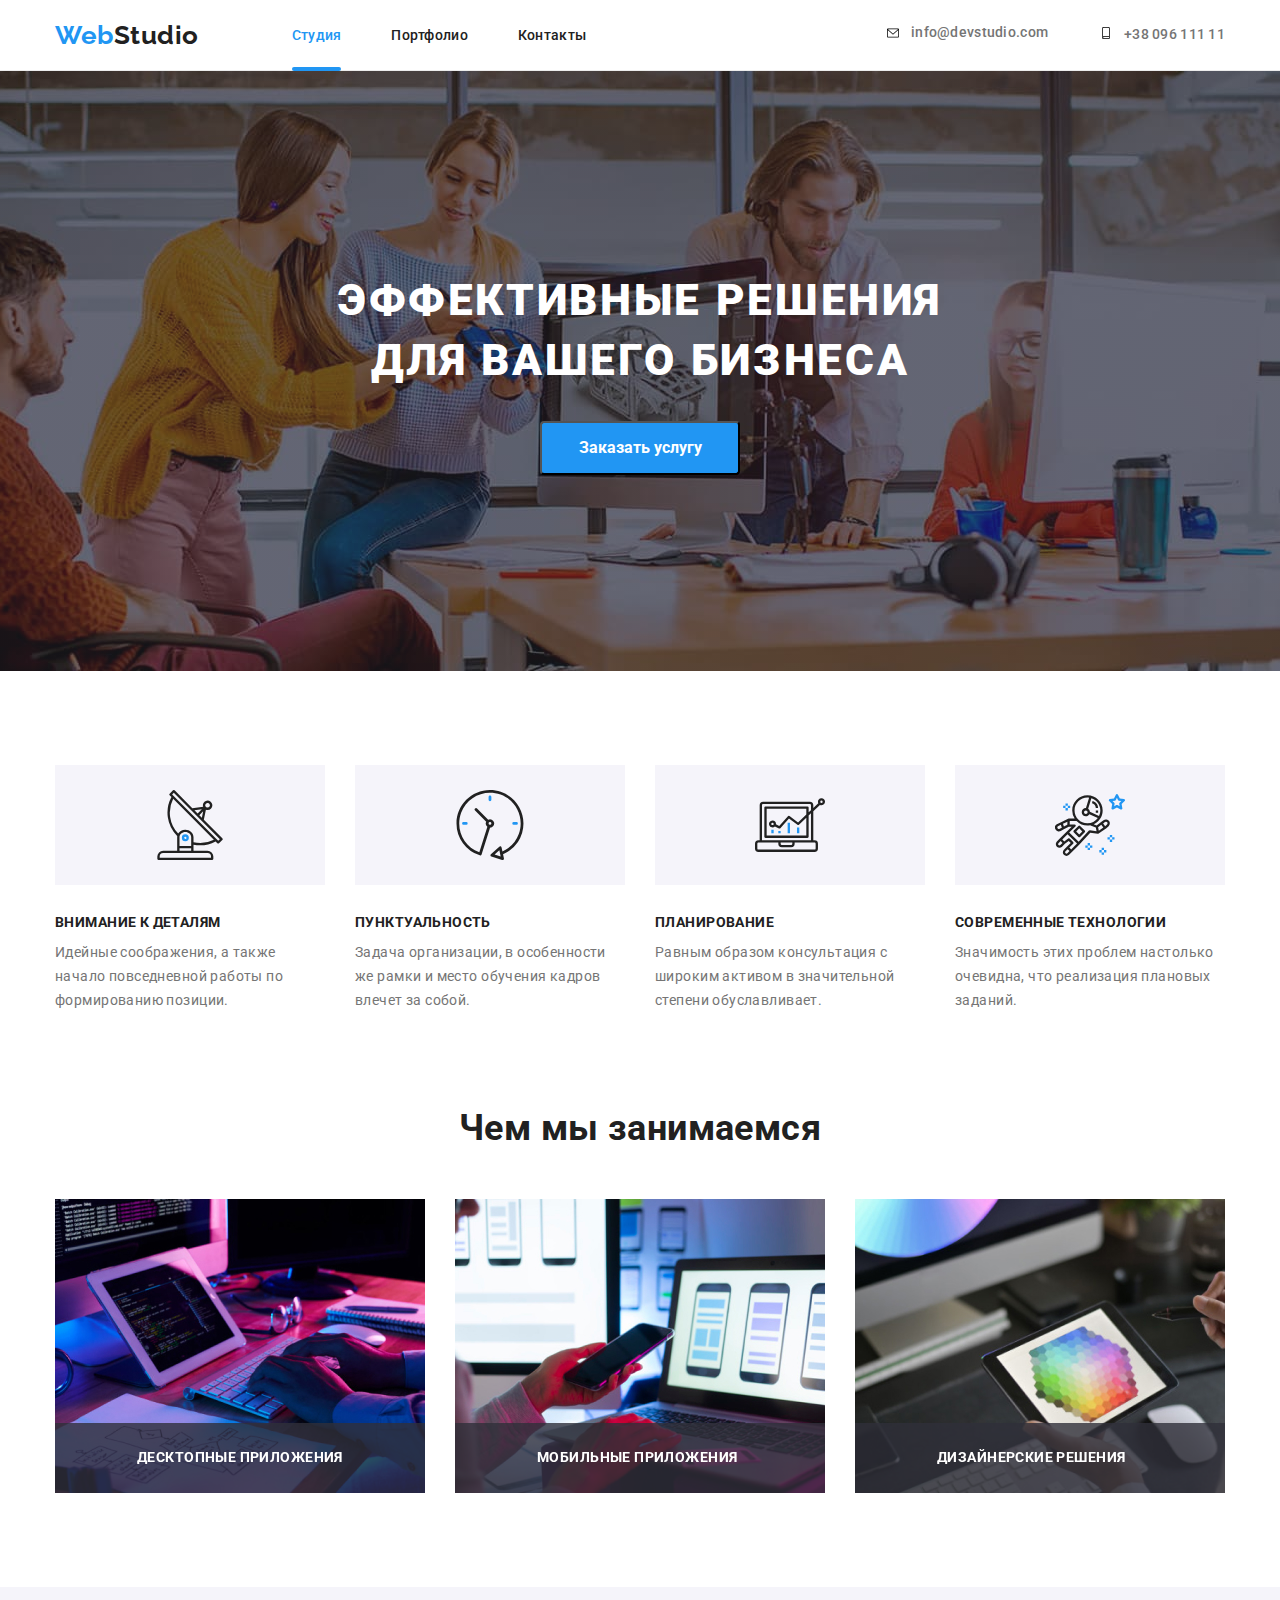
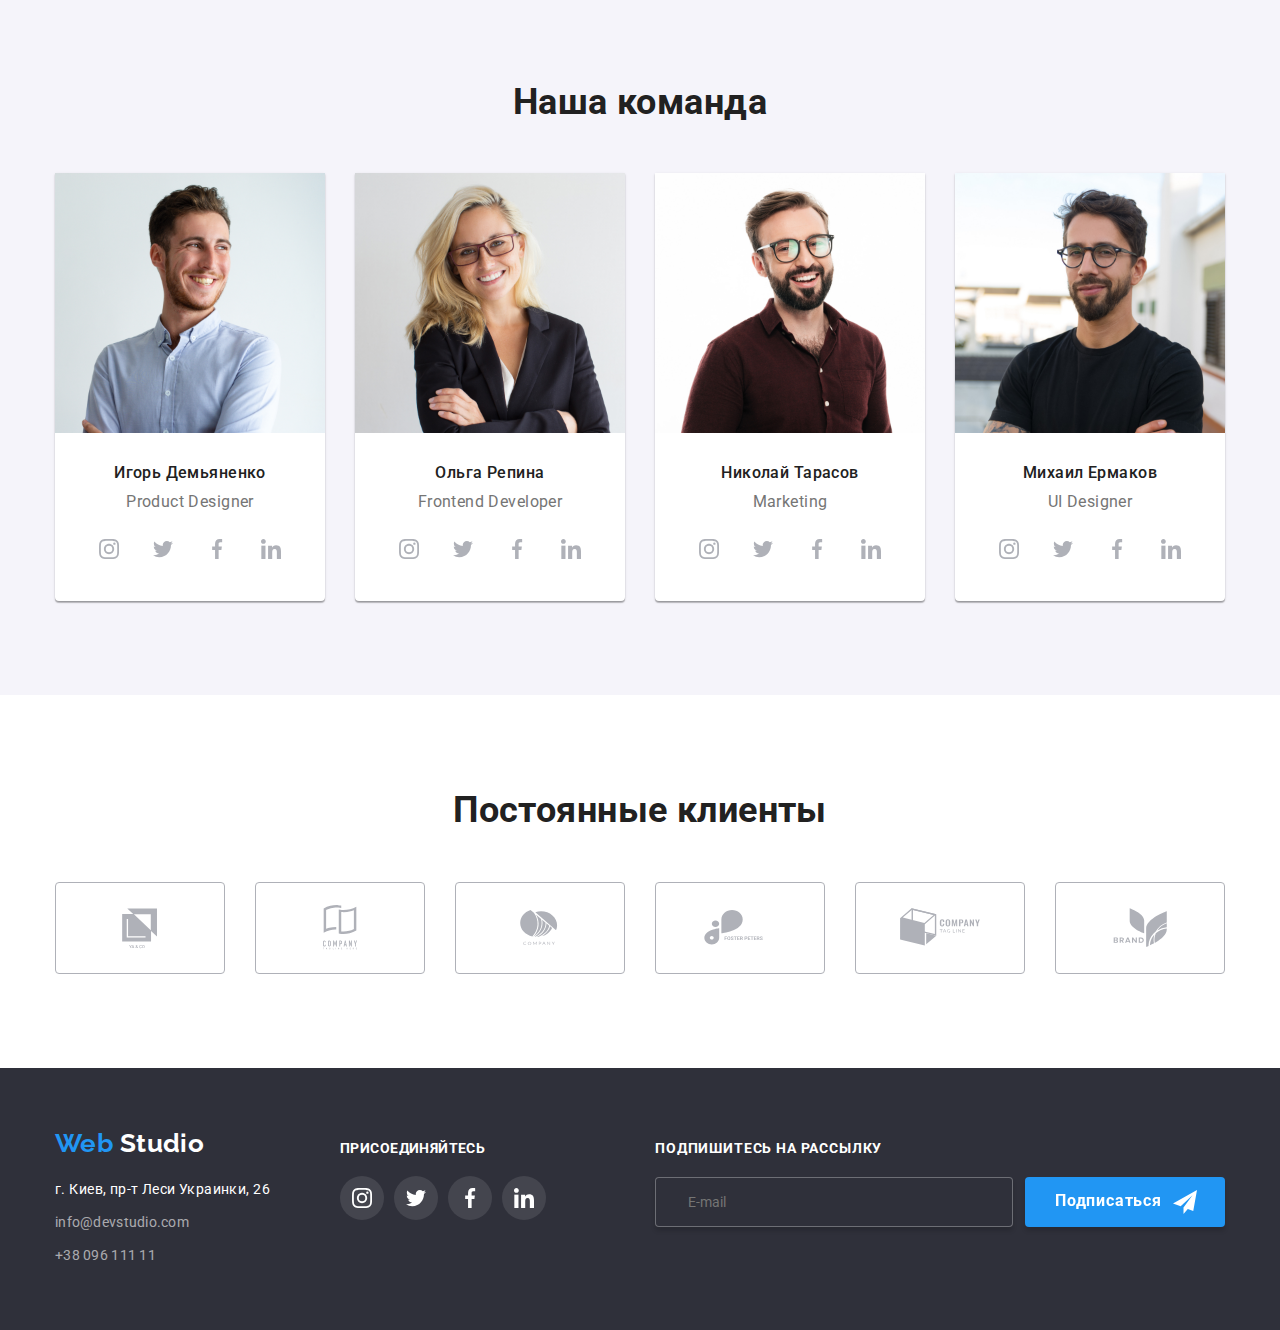
<file: index.html>
<!doctype html>
<html lang="ru">
<head>
    <meta charset="UTF-8">
    <meta http-equiv="X-UA-Compatible" content="IE=edge">
    <meta name="viewport" content="width=device-width, initial-scale=1.0">
    <title>WebStudio</title>
    <link rel="preconnect" href="https://fonts.googleapis.com">
    <link rel="preconnect" href="https://fonts.gstatic.com" crossorigin>
    <link href="https://fonts.googleapis.com/css2?family=Raleway:wght@700&family=Roboto:wght@400;500;700;900&display=swap"
        rel="stylesheet">
    <link rel="stylesheet" href="https://cdnjs.cloudflare.com/ajax/libs/modern-normalize/0.6.0/modern-normalize.min.css" />
    <link rel="stylesheet" href="./CSS/style.css">
</head>
<body>
    <!-- Шапка сайта -->
    <header class="header">
        <div class="site-nav container">
            <nav class="main-nav">
                <a href="./index.html" class="logo link"><span class="logo-part">Web</span>Studio</a>
                <ul class="site-nav list">
                    <li class="item"> <a href="" class="link current">Студия</a></li>
                    <li class="item"> <a href="./portfolio.html" class="link">Портфолио</a></li>
                    <li class="item"> <a href="" class="link">Контакты</a></li>
                </ul>
            </nav>
            <ul class="contacts list">
                <li class="item"> <a href="mailto:info@devstudio.com" class="link">
                    <div>
                        <svg class="icon envelope" width="16" height="12">
                            <use href="./images/icons.svg#icon-envelope"></use>
                        </svg>
                    </div> 
                    <div>info@devstudio.com</div></a> 
                </li>
                <li class="item"> <a href="callto:+3809611111" class="link">
                    <div>
                        <svg class="icon smartphone" width="16" height="12">
                            <use href="./images/icons.svg#icon-smartphone"></use>
                        </svg>
                    </div>
                    <div>+38 096 111 11</div></a> 
                </li>
            </ul>
        </div>
    </header>

    <main>
        <!-- Герой -->
        <section class="section hero">
            <h1 class="hero-title">Эффективные решения <br> для вашего бизнеса</h1>
            <button data-open-modal type="button" class="button order">Заказать услугу</button>
            <div data-backdrop class="backdrop is-hidden">  
                <div class="modal">
                    <div class="modal-container">
                        <div role="group" class="modal-box">
                              <button type="button" class="modal-close" data-close-modal>&#215</button>                          
                                <b class="group-title">Оставьте свои данные, мы вам перезвоним</b>
                                <form class="modal-form">
                                    <label class="form-field">
                                        Имя
                                        <input type="text" class="modal-input" name="user-name" required placeholder=" ">
                                        <svg class="modal-icon" width="18" height="18">
                                            <use href="./images/icons.svg#icon-person-black"></use>
                                        </svg>
                                    </label>
                                    <label class="form-field">
                                        Телефон
                                        <input type="tel" class="modal-input" name="user-telephone" placeholder=" " pattern="[0-9]{10}" title="0500505050" required>
                                        <svg class="modal-icon" width="18" height="18">
                                            <use href="./images/icons.svg#icon-phone-black"></use>
                                        </svg>
                                    </label>
                                    <label class="form-field">
                                        Почта
                                        <input type=email class="modal-input" name="user-email" placeholder=" ">
                                        <svg class="modal-icon" width="18" height="18">
                                            <use href="./images/icons.svg#icon-email-black"></use>
                                        </svg>
                                    </label>
                                    <label class="comments-field">
                                        Комментарии
                                        <textarea name="user-msg" class="comments" placeholder="Введите текст"></textarea>
                                    </label>
                                   
                                    <input type="checkbox" class="policy" id="policy"> 
                                    <label for="policy" class="policy-checkbox"> Соглашаюсь с рассылкой и принимаю &nbsp;<a href="#" class="policy-link"> Условия договора</a></label>
                                        
                                <button type="submit" class="form-submit">Отправить</button>
                            </form>
                        </div>
                    </div>
                </div> 
                
            </div>
        </section>

        <!-- Особенности -->
        <section class="section features">
            <div class="container">
                <h2 class="title visuallyhidden">Особенности</h2>
                <ul class="features-list list">
                    <li class="item">
                        <div class="features-icons">
                            <svg class="features-icon antenna" width="70" height="70">
                                <use href="./images/icons.svg#icon-antenna-1"></use>
                            </svg>
                        </div>
                        <h3 class="features-label">Внимание к деталям</h3>
                        <p class="features text">
                            Идейные соображения, а также
                            начало повседневной работы по
                            формированию позиции.
                        </p>
                    </li>
                    <li class="item" >
                        <div class="features-icons" >
                            <svg class="features-icon clock" width="70" height="70" >
                                <use href="./images/icons.svg#icon-clock-1"></use>
                            </svg>
                        </div>
                        <h3 class="features-label">Пунктуальность</h3>
                        <p class="features text">
                            Задача организации, в особенности
                            же рамки и место обучения кадров
                            влечет за собой.
                        </p>
                    </li>
                    <li class="item">
                        <div class="features-icons">
                            <svg class="features-icon diagram" width="70" height="70">
                                <use href="./images/icons.svg#icon-diagram-1"></use>
                            </svg>
                        </div>
                        <h3 class="features-label">Планирование</h3>
                        <p class="features text">
                            Равным образом консультация с
                            широким активом в значительной
                            степени обуславливает.
                        </p>
                    </li>
                    <li class="item">
                        <div class="features-icons">
                            <svg class="features-icon astronaut" width="70" height="70">
                                <use href="./images/icons.svg#icon-astronaut-1"></use>
                            </svg>
                        </div>
                        <h3 class="features-label">Современные технологии</h3>
                        <p class="features text">
                            Значимость этих проблем настолько
                            очевидна, что реализация плановых
                            заданий.
                        </p>
                    </li>
                </ul>
            </div>
                    
        </section>

        <!-- Деятельность компании -->
        <section class="section activity no-padding">
           <div class="container">
                <h2 class="title">Чем мы занимаемся</h2>
                <ul class="activity-list list">
                    <li class="item"> <img src="./images/img-1.jpg" alt="Человек пишет программу на компьютере" width="370"
                            height="294" />
                            <p class="label">  Десктопные приложения  </p></li>
                    <li class="item"> <img src="./images/img-2.jpg" alt="Человек рассматривает мобильные приложения" width="370"
                            height="294" />
                            <p class="label"> Мобильные приложения </p></li>
                    <li class="item"> <img src="./images/img-3.jpg" alt="Человек рассматривает цветовую палитру" width="370"
                            height="294" />
                            <p class="label"> Дизайнерские решения </p></li>
                </ul>
           </div>
        </section>
            
        <!-- Сотрудники компании -->
        <section class=" section team">
          <div class="container">
            <h2 class="title">Наша команда</h2>
            <ul class=" team-list list">
                <li class="item">
                    <img class="team-picture" src="./images/img-7.jpg" alt="Улыбающийся мужчина в очках с бородой в рубашке"
                        width="270" height="260" />
                    <div class="team-member">
                        <p class="team-name">Игорь Демьяненко</p>
                        <p class="team-position">Product Designer</p>
                        <div class="team-contact">
                            <ul class="list">
                                <li class="items">
                                   <a href="" class="links">
                                        <svg class="icon instagram" width="20" height="20" aria-label="Instagram">
                                            <use href="./images/icons.svg#icon-instagram-2"></use>
                                        </svg>
                                   </a>
                                </li>
                                <li class="items">
                                   <a href="" class="links">
                                        <svg class="icon twitter" width="20" height="20" aria-label="Twitter">
                                            <use href="./images/icons.svg#icon-twitter-1"></use>
                                        </svg>
                                   </a>
                                </li>
                                <li class="items">
                                   <a href="" class="links">
                                        <svg class="icon facebook" width="20" height="20" aria-label="Facebook">
                                            <use href="./images/icons.svg#icon-facebook-1"></use>
                                        </svg>
                                   </a>
                                </li>
                                <li class="items">
                                   <a href="" class="links">
                                        <svg class="icon linkedin" width="20" height="20" aria-label="Linkedin">
                                            <use href="./images/icons.svg#icon-linkedin-1"></use>
                                        </svg>
                                   </a>
                                </li>
                            </ul>
                        </div>
                    </div>
                <li class="item">
                    <img class="team-picture" src="./images/img-6.jpg" alt="Улыбающаяся девушка в очках" width="270" height="260" />
                    <div class="team-member">
                        <p class="team-name">Ольга Репина</p>
                        <p class="team-position">Frontend Developer</p>
                        <div class="team-contact">
                            <ul class="list">
                                <li class="items">
                                    <a href="" class="links">
                                        <svg class="icon instagram" width="20" height="20" aria-label="Instagram">
                                            <use href="./images/icons.svg#icon-instagram-2"></use>
                                        </svg>
                                    </a>
                                </li>
                                <li class="items">
                                    <a href="" class="links">
                                        <svg class="icon twitter" width="20" height="20" aria-label="Twitter">
                                            <use href="./images/icons.svg#icon-twitter-1"></use>
                                        </svg>
                                    </a>
                                </li>
                                <li class="items">
                                    <a href="" class="links">
                                        <svg class="icon facebook" width="20" height="20" aria-label="Facebook">
                                            <use href="./images/icons.svg#icon-facebook-1"></use>
                                        </svg>
                                    </a>
                                </li>
                                <li class="items">
                                    <a href="" class="links">
                                        <svg class="icon linkedin" width="20" height="20" aria-label="Linkedin">
                                            <use href="./images/icons.svg#icon-linkedin-1"></use>
                                        </svg>
                                    </a>
                                </li>
                            </ul>
                        </div>
                    </div>
                </li>
                <li class="item">
                    <img class="team-picture" src="./images/img-5.jpg" alt="Улыбающийся мужчина в светлой рубашке" width="270"
                        height="260" />
                    <div class="team-member">
                        <p class="team-name">Николай Тарасов</p>
                        <p class="team-position">Marketing</p>
                        <div class="team-contact">
                            <ul class="list">
                                <li class="items">
                                    <a href="" class="links">
                                        <svg class="icon instagram" width="20" height="20" aria-label="Instagram">
                                            <use href="./images/icons.svg#icon-instagram-2"></use>
                                        </svg>
                                    </a>
                                </li>
                                <li class="items">
                                    <a href="" class="links">
                                        <svg class="icon twitter" width="20" height="20" aria-label="Twitter">
                                            <use href="./images/icons.svg#icon-twitter-1"></use>
                                        </svg>
                                    </a>
                                </li>
                                <li class="items">
                                    <a href="" class="links">
                                        <svg class="icon facebook" width="20" height="20" aria-label="Facebook">
                                            <use href="./images/icons.svg#icon-facebook-1"></use>
                                        </svg>
                                    </a>
                                </li>
                                <li class="items">
                                    <a href="" class="links">
                                        <svg class="icon linkedin" width="20" height="20" aria-label="Linkedin">
                                            <use href="./images/icons.svg#icon-linkedin-1"></use>
                                        </svg>
                                    </a>
                                </li>
                            </ul>
                        </div>
                    </div>   
                   
                </li>
                <li class="item">
                    <img class="team-picture" src="./images/img-4.jpg" alt="Улыбающийся мужчина в очках с бородой в футболке"
                        width="270" height="260" />
                    <div class="team-member">
                        <p class="team-name">Михаил Ермаков</p>
                        <p class="team-position">UI Designer</p>
                        <div class="team-contact">
                            <ul class="list">
                                <li class="items">
                                    <a href="" class="links">
                                        <svg class="icon instagram" width="20" height="20" aria-label="Instagram">
                                            <use href="./images/icons.svg#icon-instagram-2"></use>
                                        </svg>
                                    </a>
                                </li>
                                <li class="items">
                                    <a href="" class="links">
                                        <svg class="icon twitter" width="20" height="20" aria-label="Twitter">
                                            <use href="./images/icons.svg#icon-twitter-1"></use>
                                        </svg>
                                    </a>
                                </li>
                                <li class="items">
                                    <a href="" class="links">
                                        <svg class="icon facebook" width="20" height="20" aria-label="Facebook">
                                            <use href="./images/icons.svg#icon-facebook-1"></use>
                                        </svg>
                                    </a>
                                </li>
                                <li class="items">
                                    <a href="" class="links">
                                        <svg class="icon linkedin" width="20" height="20" aria-label="Linkedin">
                                            <use href="./images/icons.svg#icon-linkedin-1"></use>
                                        </svg>
                                    </a>
                                </li>
                            </ul>
                        </div>
                    </div>
                </li>
            </ul>
          </div> 
        </section>

        <!-- Наши клиенты -->
        <section class="clients section">
                <h2 class="title">Постоянные клиенты</h2>
                <div class="clients-logo container">
                <ul class="clients-list list">
                    <li  class="item" >
                        <a href="" class="link">
                            <svg class="icon logo" width=100% height=100%>
                                <use href="images/icons.svg#icon-Logo-6"> </use>
                            </svg> 
                        </a>
                    </li>
                    <li class="item">
                        <a href="" class="link">
                            <svg class="icon logo" width=100% height=100%>
                                <use href="images/icons.svg#icon-Logo-5"> </use>
                            </svg>
                        </a>
                    </li>
                    <li class="item">
                        <a href="" class="link">
                            <svg class="icon logo" width=100% height=100%>
                                <use href="images/icons.svg#icon-Logo-4"> </use>
                            </svg>
                        </a>
                    </li>
                    <li class="item">
                        <a href="" class="link">
                            <svg class="icon logo" width=100% height=100%>
                                <use href="images/icons.svg#icon-Logo-3"> </use>
                            </svg>
                        </a>
                    </li>
                    <li class="item">
                        <a href="" class="link">
                            <svg class="icon logo" width=100% height=100%>
                                <use href="images/icons.svg#icon-Logo-2"> </use>
                            </svg>
                        </a>
                    </li>
                    <li class="item">
                        <a href="" class="link">
                            <svg class="icon logo" width=100% height=100%>
                                <use href="images/icons.svg#icon-Logo-1"> </use>
                            </svg>
                        </a>
                    </li>
                </ul>
            </div>
            

        </section>
    </main>

        <!-- Футер -->
    <footer class="page-footer">
         <div class="footer container">
            <div class="footer-address" >
                <a href="./index.html" class="logo footer"><span class="logo-part">Web</span>
                    <sapn class="logo-part2">Studio</sapn>
                </a>
                <address class="address">
                    <span class="contact">г. Киев, пр-т Леси Украинки, 26 </span>
                    <a href="mailto:info@devstudio.com" class="contact link mail">info@devstudio.com</a> 
                    <a href="callto:+3809611111" class="contact link call">+38 096 111 11</a> 
                </address>
            </div>
            <div class="social-contacts">
                <h3 class="social-title">Присоединяйтесь</h3>
                <ul class="social list">
                    <li class="item">
                        <a href="" class="links">
                            <svg class="icon instagram" width="20" height="20" aria-label="Instagram">
                                <use href="./images/icons.svg#icon-instagram-2"></use>
                            </svg>
                        </a>
                    </li>
                    <li class="item">
                        <a href="" class="links">
                            <svg class="icon twitter" width="20" height="20" aria-label="Twitter">
                                <use href="./images/icons.svg#icon-twitter-1"></use>
                            </svg>
                        </a>
                    <li class="item">
                       <a href="" class="links">
                            <svg class="icon facebook" width="20" height="20" aria-label="Facebook">
                                <use href="./images/icons.svg#icon-facebook-1"></use>
                            </svg>
                       </a>
                    </li>
                    <li class="item">
                       <a href="" class="links">
                            <svg class="icon linkedin" width="20" height="20" aria-label="Linkedin">
                                <use href="./images/icons.svg#icon-linkedin-1"></use>
                            </svg>
                       </a>
                    </li>
                </ul>
            </div>
            <form class="subscription">
                <b class="subscription-title">Подпишитесь на рассылку</b>
                  <div class="subscription-line">
                    <label for="mail"></label>
                    <input type="email" class="form-input" name="subscribed-mail" id="mail" placeholder="E-mail" />
                    <button type="submit" class="submit-button">Подписаться
                        <span>
                            <svg class="icon-send" width="24" height="24">
                                <use href="./images/icons.svg#icon-send"></use>
                            </svg>
                        </span>
                    </button>
                  </div>
            </form>
         </div>
   </footer>
       
<script>
    const refs = {
        openModalBtn: document.querySelector('[data-open-modal]'),
        closeModalBtn: document.querySelector('[data-close-modal]'),
        backdrop: document.querySelector('[data-backdrop]'),
    };

    refs.openModalBtn.addEventListener('click', toggleModal);
    refs.closeModalBtn.addEventListener('click', toggleModal);

    refs.backdrop.addEventListener('click', logBackdropClick);

    function toggleModal() {
        refs.backdrop.classList.toggle('is-hidden');
    }

    function logBackdropClick() {
        console.log('Это клик в бекдроп');
    }
</script>
   
  
   </body>
</html>
</file>
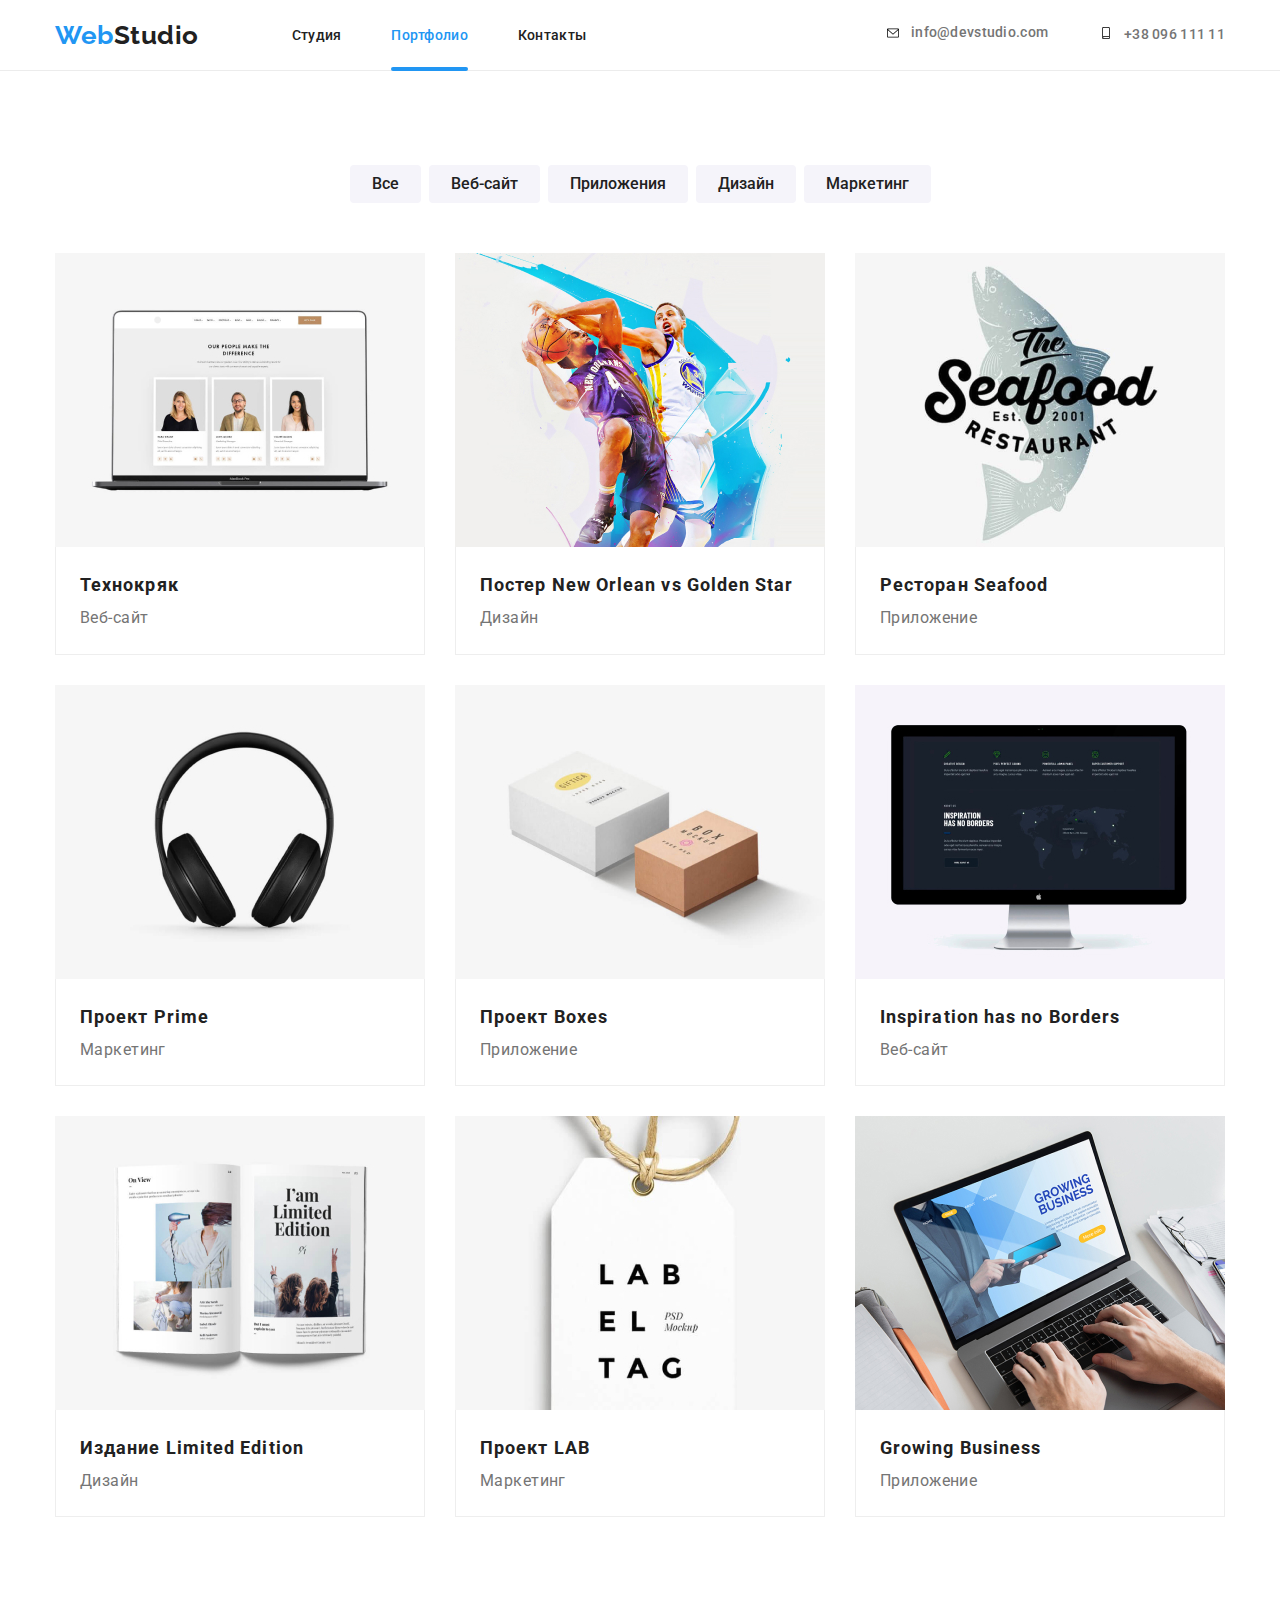
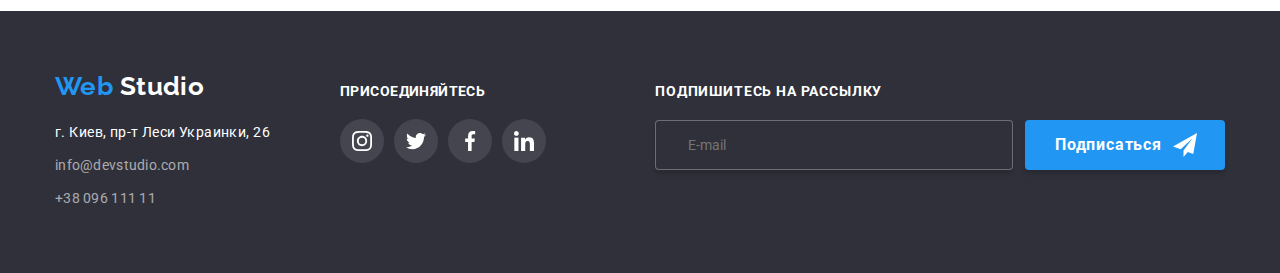
<file: portfolio.html>
<!doctype html>
<html lang="ru">

<head>
    <meta charset="UTF-8">
    <meta http-equiv="X-UA-Compatible" content="IE=edge">
    <meta name="viewport" content="width=device-width, initial-scale=1.0">
    <title>WebStudio</title>
    <link rel="preconnect" href="https://fonts.googleapis.com">
    <link rel="preconnect" href="https://fonts.gstatic.com" crossorigin>
    <link href="https://fonts.googleapis.com/css2?family=Raleway:wght@700&family=Roboto:wght@400;500;700;900&display=swap"
        rel="stylesheet">
    <link rel="stylesheet" href="https://cdnjs.cloudflare.com/ajax/libs/modern-normalize/0.6.0/modern-normalize.min.css" />
    <link rel="stylesheet" href="./CSS/style.css">
</head>
<body>
    <!-- Шапка сайта -->
    <header class="header">
        <div class="site-nav container">
            <nav class="main-nav">
                <a href="./index.html" class="logo link"><span class="logo-part">Web</span>Studio</a>
                <ul class="site-nav list">
                    <li class="item"> <a href="./index.html" class="link">Студия</a></li>
                    <li class="item"> <a href="" class="link  current">Портфолио</a></li>
                    <li class="item"> <a href="" class="link">Контакты</a></li>
                </ul>
            </nav>
            <ul class="contacts list">
                <li class="item"> <a href="mailto:info@devstudio.com" class="link">
                        <div>
                            <svg class="icon envelope" width="16" height="12">
                                <use href="./images/icons.svg#icon-envelope"></use>
                            </svg>
                        </div>
                        <div>info@devstudio.com</div>
                    </a>
                </li>
                <li class="item"> <a href="callto:+3809611111" class="link">
                        <div>
                            <svg class="icon smartphone" width="16" height="12">
                                <use href="./images/icons.svg#icon-smartphone"></use>
                            </svg>
                        </div>
                        <div>+38 096 111 11</div>
                    </a>
                </li>
            </ul>
        </div>
    </header>

    <main>

        <!-- Фильтры -->
        <section class="section filter">
            <div class="container">
                <div class="filters">
                    <h1 class="title visuallyhidden">Список фильтров</h1>
                    <ul class=" filter list">
                        <li class="item"> <button type="button" class="button filter ">Все</button> </li>
                        <li class="item"> <button type="button" class="button filter ">Веб-сайт</button> </li>
                        <li class="item"> <button type="button" class="button filter ">Приложения</button> </li>
                        <li class="item"> <button type="button" class="button filter ">Дизайн</button> </li>
                        <li class="item"> <button type="button" class="button filter ">Маркетинг</button> </li>
                    </ul>
                </div>
        <!-- Список проектов -->
                <div class=projects>
                    <ul class="project-list list">
                        <li class="items">
                             <a href="">
                                <div class="product-thumb">
                                    <img src="./images/img-portfolio-1.jpg" alt="Экран открытого ноутбука" width="370" height="294">
                                    <div class="overlay">
                                        <p class="text">
                                            Технокряк это современная площадка распространения коронавируса.
                                            Компании используют эту платформу для цифрового
                                            шпионажа и атак на защищённые сервера конкурентов.
                                        </p>
                                    </div>
                                </div> 
                                
                                <div class="project-title">
                                    <h2 class="project-name">Технокряк</h2>
                                    <p class="project-description">Веб-сайт</p>
                                </div>
                            </a>
                        </li>
                        <li class="items">
                             <a href="">
                                 <div class="product-thumb">
                                    <img src="./images/img-portfolio-2.jpg" alt="Два баскетболиста в прыжке " width="370" height="294">
                                    <div class="overlay">
                                        <p class="text">
                                            Технокряк это современная площадка распространения коронавируса.
                                            Компании используют эту платформу для цифрового
                                            шпионажа и атак на защищённые сервера конкурентов.
                                        </p>
                                    </div>
                                </div>
                                <div class="project-title">
                                    <h2 class="project-name">Постер New Orlean vs Golden Star</h2>
                                    <p class="project-description">Дизайн</p>
                                </div>
                            </a>
                        </li>
                        <li class="items">
                             <a href="">
                                <div class="product-thumb">
                                    <img src="./images/img-portfolio-3.jpg" alt="Логотип с рыбой и названием ресторана" width="370" height="294">
                                    <div class="overlay">
                                        <p class="text">
                                            Технокряк это современная площадка распространения коронавируса.
                                            Компании используют эту платформу для цифрового
                                            шпионажа и атак на защищённые сервера конкурентов.
                                        </p>
                                    </div>
                                </div>
                                <div class="project-title">
                                    <h2 class="project-name">Ресторан Seafood</h2>
                                    <p class="project-description">Приложение</p>
                                </div>
                            </a>
                        </li>
                        <li class="items">
                             <a href="">
                                <div class="product-thumb">
                                    <img src="./images/img-portfolio-4.jpg" alt="Черные наушники" width="370" height="294">
                                    <div class="overlay">
                                        <p class="text">
                                            Технокряк это современная площадка распространения коронавируса.
                                            Компании используют эту платформу для цифрового
                                            шпионажа и атак на защищённые сервера конкурентов.
                                        </p>
                                    </div>
                                </div>
                                 
                                <div class="project-title">
                                    <h2 class="project-name">Проект Prime</h2>
                                    <p class="project-description">Маркетинг</p>
                                </div>
                            </a>
                        </li>
                        <li class="items">
                             <a href="">
                                <div class="product-thumb">
                                    <img src="./images/img-portfolio-5.jpg" alt="Две коробочки" width="370" height="294">
                                    <div class="overlay">
                                        <p class="text">
                                            Технокряк это современная площадка распространения коронавируса.
                                            Компании используют эту платформу для цифрового
                                            шпионажа и атак на защищённые сервера конкурентов.
                                        </p>
                                    </div>
                                </div>
                                 
                               <div class="project-title">
                                    <h2 class="project-name">Проект Boxes</h2>
                                    <p class="project-description">Приложение</p>
                               </div>
                            </a>
                        </li>
                        <li class="items"> 
                            <a href="">
                                <div class="product-thumb">
                                    <img src="./images/img-portfolio-6.jpg" alt="Экран монитора с информацией на черном фоне"
                                    width="370" height="294">
                                    <div class="overlay">
                                        <p class="text">
                                            Технокряк это современная площадка распространения коронавируса.
                                            Компании используют эту платформу для цифрового
                                            шпионажа и атак на защищённые сервера конкурентов.
                                        </p>
                                    </div>
                                </div>
                                <div class="project-title">
                                    <h2 class="project-name">Inspiration has no Borders</h2>
                                    <p class="project-description">Веб-сайт</p>
                                </div>
                            </a>
                        </li>
                        <li class="items"> 
                            <a href="">
                                <div class="product-thumb">
                                    <img src="./images/img-portfolio-7.jpg" alt="Расскрытый журнал" width="370" height="294">
                                    <div class="overlay">
                                        <p class="text">
                                            Технокряк это современная площадка распространения коронавируса.
                                            Компании используют эту платформу для цифрового
                                            шпионажа и атак на защищённые сервера конкурентов.
                                        </p>
                                    </div>
                                </div>
                                <div class="project-title">
                                    <h2 class="project-name">Издание Limited Edition</h2>
                                    <p class="project-description">Дизайн</p>
                                </div>
                            </a>
                        </li>
                        <li class="items">
                             <a href="">
                                <div class="product-thumb">
                                    <img src="./images/img-portfolio-8.jpg" alt="Логотип бирка с названием компании" width="370" height="294">
                                    <div class="overlay">
                                        <p class="text">
                                            Технокряк это современная площадка распространения коронавируса.
                                            Компании используют эту платформу для цифрового
                                            шпионажа и атак на защищённые сервера конкурентов.
                                        </p>
                                    </div>
                                </div>
                                <div class="project-title">
                                    <h2 class="project-name">Проект LAB</h2>
                                    <p class="project-description">Маркетинг</p>
                                </div>
                            </a>
                        </li>
                        <li class="items">
                             <a href="">
                                <div class="product-thumb">
                                <img src="./images/img-portfolio-9.jpg" alt="На экране ноутбука название приложения">
                                    <div class="overlay">
                                        <p class="text">
                                            Технокряк это современная площадка распространения коронавируса.
                                            Компании используют эту платформу для цифрового
                                            шпионажа и атак на защищённые сервера конкурентов.
                                        </p>
                                    </div>
                                </div>                                
                                <div class="project-title">
                                    <h2 class="project-name">Growing Business</h2>
                                    <p class="project-description">Приложение</p>
                                </div>
                            </a>
                        </li>
                    </ul>
                </div>
             </div>
        </section>
    </main>

    <!-- Футер -->
    <footer class="page-footer">
        <div class="footer container">
            <div class="footer-address">
                <a href="./index.html" class="logo footer"><span class="logo-part">Web</span>
                    <sapn class="logo-part2">Studio</sapn>
                </a>
                <address class="address">
                    <span class="contact">г. Киев, пр-т Леси Украинки, 26 </span>
                    <a href="mailto:info@devstudio.com" class="contact link mail">info@devstudio.com</a>
                    <a href="callto:+3809611111" class="contact link call">+38 096 111 11</a>
                </address>
            </div>
            <div class="social-contacts">
                <h3 class="social-title">Присоединяйтесь</h3>
                <ul class="social list">
                    <li class="item">
                        <a href="" class="links">
                            <svg class="icon instagram" width="20" height="20" aria-label="Instagram">
                                <use href="./images/icons.svg#icon-instagram-2"></use>
                            </svg>
                        </a>
                    </li>
                    <li class="item">
                        <a href="" class="links">
                            <svg class="icon twitter" width="20" height="20" aria-label="Twitter">
                                <use href="./images/icons.svg#icon-twitter-1"></use>
                            </svg>
                        </a>
                    <li class="item">
                        <a href="" class="links">
                            <svg class="icon facebook" width="20" height="20" aria-label="Facebook">
                                <use href="./images/icons.svg#icon-facebook-1"></use>
                            </svg>
                        </a>
                    </li>
                    <li class="item">
                        <a href="" class="links">
                            <svg class="icon linkedin" width="20" height="20" aria-label="Linkedin">
                                <use href="./images/icons.svg#icon-linkedin-1"></use>
                            </svg>
                        </a>
                    </li>
                </ul>
            </div>
            <form class="subscription">
                <b class="subscription-title">Подпишитесь на рассылку</b>
                <div class="subscription-line">
                    <label for="mail"></label>
                    <input type="email" class="form-input" name="subscribed-mail" id="mail" placeholder="E-mail" />
                    <button type="submit" class="submit-button">Подписаться
                        <span>
                            <svg class="icon-send" width="24" height="24">
                                <use href="./images/icons.svg#icon-send"></use>
                            </svg>
                        </span>
                    </button>
                </div>
            </form>
        </div>
    </footer>

</body>
</html>
</file>
<file: CSS/style.css>
/* Основные цвета
#2196F3 - логотип, ховер, кнопки 
#212121 - текст заголовков h2, h3 и подписей
 #757575 - текст текста
 #FFFFFF - текст подписей и 
 */
/* font-family: 'Raleway', sans-serif;
font-family: 'Roboto', sans-serif; */

.visuallyhidden {
  position: absolute;
  width: 1px;
  height: 1px;
  margin: -1px;
  border: 0;
  padding: 0;
  white-space: nowrap;
  clip-path: inset(100%);
  clip: rect(0 0 0 0);
  overflow: hidden;
}

:root {
  --title-text-color: #212121;
  --accent-color: #2196f3;
  --text-white-color: #ffffff;
  --primary-text-color: #757575;
  --primary-bg-color: #e5e5e5;
  --button-bg-color: #f5f4fa;
  --black-bg-color: #2f303a;
  --contact-color: rgba(255, 255, 255, 0.6);
  --main-svg-color: rgba(175, 177, 184, 1);
  --accent-svg-color: * /;
}
body {
  color: var(--title-text-color);
  /* background-color: var(--primary-bg-color); */
  font-family: "Roboto", sans-serif;
  font-size: 14px;
  letter-spacing: 0.03em;
  margin: 0px;
}
a {
  text-decoration: none;
}
h1,
h2,
h3,
h4,
p {
  margin: 0px;
}
img {
  display: block;
}
.list {
  padding: 0;
  margin: 0;
  list-style: none;
}

.container {
  margin-left: auto;
  margin-right: auto;
  width: 1200px;
  padding-left: 15px;
  padding-right: 15px;
  /* outline: 2px solid tomato; */
}
.section.no-padding {
  padding-top: 0px;
}
.section {
  padding-top: 94px;
  padding-bottom: 94px;
}
.section .title {
  margin-bottom: 50px;
}
.link {
  font-weight: 500;
  line-height: 1.14;
  letter-spacing: 0.02em;
}

/* .icon {
  fill: 
} */
/* .icon:hover,
.icon:focus {
} */
/*Шапка сайта */

.logo {
  color: var(--title-text-color);
  font-family: "Raleway", sans-serif;
  font-style: normal;
  font-weight: 700;
  font-size: 26px;
  line-height: 1.17;
}

.logo-part {
  color: var(--accent-color);
}
.logo-part2 {
  color: var(--text-white-color);
}
.list {
  list-style: none;
}
.header {
  border-bottom: 1px solid #ececec;
}
.main-nav {
  display: flex;
  align-items: center;
}
.site-nav {
  display: flex;
  align-items: center;
}
.envelope.icon {
  margin-right: 10px;
  margin-top: 2px;
  margin-bottom: 2px;
}
.smartphone.icon {
  margin-right: 10px;
}

.site-nav .list {
  display: flex;
  align-items: center;
  margin-left: 93px;
}
.site-nav .link {
  /* display: block; */
  position: relative;
  color: var(--title-text-color);
  padding-top: 20px;
  padding-bottom: 20px;
  transition: color 250ms cubic-bezier(0.4, 0, 0.2, 1),
    fill 250ms cubic-bezier(0.4, 0, 0.2, 1);
}
.site-nav .item:not(:last-child) {
  margin-right: 50px;
}
.contacts .item {
  display: flex;
}
.contacts .item:not(:last-child) {
  margin-right: 50px;
}
.contacts.list {
  margin-left: auto;
}
.contacts .link {
  display: flex;
  padding-top: 20px;
  padding-bottom: 20px;
  color: var(--primary-text-color);
  transition: color 250ms cubic-bezier(0.4, 0, 0.2, 1),
    fill 250ms cubic-bezier(0.4, 0, 0.2, 1);
}

.site-nav .link:hover,
.site-nav .link:focus,
.contacts .link:hover,
.contacts .link:focus {
  color: var(--accent-color);
  fill: var(--accent-color);
}

.site-nav .link.current {
  color: var(--accent-color);
}
.site-nav .link.current::after {
  content: "";

  position: absolute;
  left: 0;
  bottom: -8px;

  display: block;
  width: 100%;
  height: 4px;
  border-radius: 2px;
  background-color: var(--accent-color);
}

/* Герой */
.section.hero {
  padding: 200px 0px;
}
.hero {
  max-width: 1600px;
  height: 600px;
  margin-left: auto;
  margin-right: auto;
  text-align: center;
  background-size: 1600px;
  background-color: #c4c4c4;
  background-position: center;
  background-repeat: no-repeat;
  background-image: linear-gradient(
      to right,
      rgba(47, 48, 58, 0.4),
      rgba(47, 48, 58, 0.4)
    ),
    url("../images/Background-hero.jpg");
  /* background-color: teal; */
}
.hero-title {
  color: var(--text-white-color);
  /* background-color: var(--black-bg-color); */
  margin-top: 0px;
  margin-bottom: 30px;

  font-weight: 900;
  font-size: 44px;
  line-height: 1.36;
  letter-spacing: 0.06em;
  text-transform: uppercase;
}
.button.order {
  color: var(--text-white-color);
  background-color: var(--accent-color);
  font-family: inherit;
  font-weight: 700;
  font-size: 16px;
  line-height: 1.88;
  padding: 10px 32px;
  cursor: pointer;

  min-width: 200px;
  border-radius: 4px;
}

/* Модальное окно */
.backdrop {
  position: fixed;
  top: 0;
  left: 0;

  width: 100%;
  height: 1024px;
  background-color: rgba(0, 0, 0, 0.2);

  opacity: 1;

  transition: opacity 250ms cubic-bezier(0.4, 0, 0.2, 1);
}
.backdrop.is-hidden {
  opacity: 0;
  pointer-events: none;
}

.backdrop.is-hidden .modal {
  transform: translate(-50%, -50%) scale(1.2);
}

.modal {
  position: absolute;
  top: 50%;
  left: 50%;
  transform: translate(-50%, -50%) scale(1);

  width: 528px;
  height: 581px;
  padding: 40px;
  border-radius: 4px;

  background-color: rgba(255, 255, 255, 1);

  transition: transform 250ms cubic-bezier(0.4, 0, 0.2, 1);
}
.modal-close {
  position: absolute;
  top: 8px;
  right: 8px;

  display: flex;
  align-items: center;
  justify-content: center;

  width: 30px;
  height: 30px;
  border: 1px solid rgba(0, 0, 0, 0.1);
  border-radius: 50%;
  background-color: rgba(255, 255, 255, 1);
  font-size: 1.7em;

  cursor: pointer;
  transition: 250ms linear color;
}

.modal-close:hover {
  color: var(--accent-color);
}

.group-title {
  display: block;

  /* margin-bottom: 12px; */
  font-size: 20px;
  line-height: 1.17;
  /* letter-spacing: 0.06em; */
}
.form-field {
  position: relative;

  display: block;
  margin-bottom: 12px;

  color: #757575;
  font-size: 12px;
  line-height: 1.17;
}
.modal-form {
  text-align: left;
  margin-top: 12px;
}
.modal-input {
  position: relative;

  display: inline-block;

  width: 100%;
  height: 40px;
  margin-top: 4px;
  padding-top: 12px;
  padding-bottom: 12px;
  padding-left: 42px;

  border-radius: 4px;
  border: 1px solid rgba(33, 33, 33, 0.2);

  transition: 250ms cubic-bezier(0.4, 0, 0.2, 1) border;
}
.modal-input:focus {
  outline: none;
  border: 1px solid rgba(33, 150, 243, 1);
  cursor: pointer;
}

.modal-icon {
  position: absolute;
  top: 50%;
  left: 15px;

  fill: black;

  transition: 250ms cubic-bezier(0.4, 0, 0.2, 1) fill;
}
.modal-input:focus + .modal-icon {
  fill: rgba(33, 150, 243, 1);
}
/* 
.form-field::focus {
  cursor: pointer;
  border: 1px solid rgba(33, 150, 243, 1);
} */
.comments {
  resize: none;
  width: 100%;
  height: 120px;
  padding: 12px 16px;
  margin-top: 4px;
  font: inherit;
  border-radius: 4px;
  border: 1px solid rgba(33, 33, 33, 0.2);
}

.comments:focus {
  outline: 1px solid rgba(33, 150, 243, 1);
}
.comments::placeholder {
  color: rgba(117, 117, 117, 0.5);
  font-size: 14px;
  line-height: 1.14;
}

.comments-field {
  display: block;
  margin-bottom: 20px;
  font-size: 12px;
  color: rgba(117, 117, 117, 1);
}

.policy-checkbox {
  display: flex;
  justify-content: center;
  align-items: center;

  /* display: inline-block;
  text-align: center;
  vertical-align: center; */

  margin-bottom: 30px;
  color: #757575;
}
.policy-link {
  text-decoration: underline;
  color: #2196f3;
}
.policy {
  position: absolute;

  width: 1px;
  height: 1px;
  margin: -1px;
  border: 0;
  padding: 0;
  white-space: nowrap;
  clip-path: inset(100%);
  clip: rect(0 0 0 0);
  overflow: hidden;
}
.policy:checked + .policy-checkbox::before {
  border: 1px solid #2196f3;
  background-image: url(../images/icon\ check.svg);
  background-repeat: no-repeat;
  background-position: center;
  background-size: cover;
}

.policy-checkbox::before {
  content: " ";
  display: block;

  width: 16px;
  height: 15px;
  /* border: 1px solid #212121;
  border-radius: 2px; */

  margin-right: 7px;

  background-image: url(../images/Vector\ checkbox.svg);
  background-repeat: no-repeat;
  background-position: center;
  background-size: cover;
}

/* .button.submit {
  text-align: center;
} */
/* 
.form-field {
  position: relative;
  margin-bottom: 28px;
}
.form-label {
  position: absolute;
  top: -18px;
  left: 0;

  color: #757575;
  font-size: 12px;
  line-height: 1.17;
}
.form-field .icon {
  position: absolute;
  top: 14px;
  bottom: 14px;
  left: 15px;
  fill: black;
}
.comment {
  resize: none;
  width: 100%;
  padding: 12px 16px;
  font: inherit;
  border-radius: 4px;
  border: 1px solid rgba(33, 33, 33, 0.2);
}
.comment-label {
  position: absolute;
  top: -18px;
  left: 0;

  color: #757575;
  font-size: 12px;
  line-height: 1.17;
}
textarea::placeholder {
  color: rgba(117, 117, 117, 0.5);
} */

.form-submit {
  display: flex;
  margin: auto;

  color: var(--text-white-color);
  background-color: #2196f3;
  font-family: inherit;
  font-weight: 700;
  font-size: 16px;
  line-height: 1.88;
  padding: 10px 55px;
  cursor: pointer;
  border: 1px solid #2196f3;

  min-width: 200px;
  min-height: 50px;
  border-radius: 4px;
  box-shadow: 0px 4px 4px rgba(0, 0, 0, 0.15);
}
/* .field {
  display: flex;
  align-items: center;
}
.form-field .label {
  line-height: 1.71;
  letter-spacing: 0.42px;
}
.icon-check {
  width: 16px;
  height: 15px;

  border: 2px solid #212121;
  margin-right: 8.35px;
}
.policy {
  display: inline-block;

.policy-check {
  display: flex;
  align-items: center;
  margin: auto;
}
/* Особенности */

.features-list {
  display: flex;
}

.features-list .item + .item {
  margin-left: 30px;
}
.features.text {
  color: var(--primary-text-color);
  line-height: 1.71;
  letter-spacing: 0.03em;
}
.title {
  font-family: Roboto;
  font-weight: 700;
  font-size: 36px;
  line-height: 1.17;
  text-align: center;
}

.features .title,
.filter .title {
  display: none;
  margin-top: 0px;
  margin-bottom: 0px;
}
.features-label {
  margin-bottom: 10px;
  font-weight: 700;
  font-size: 14px;
  line-height: 1.14;
  text-transform: uppercase;
}
.features-icons {
  display: flex;
  width: 270px;
  height: 120px;
  background-color: var(--button-bg-color);
  margin-bottom: 30px;
  justify-content: center;
  align-items: center;
}

/* Чем мы занимаемся */

.activity-list {
  display: flex;
}
.activity-list .item {
  position: relative;
}
.activity-list .item + .item {
  margin-left: 30px;
}
.activity-list .label {
  position: absolute;

  display: block;
  width: 100%;
  height: 70px;
  padding: 27px 82px;
  background-color: rgba(47, 48, 58, 0.8);

  font-weight: 700;
  line-height: 1.14;
  letter-spacing: 3%;
  text-transform: uppercase;
  color: var(--text-white-color);

  left: 0;
  bottom: 0;
}
/* Наша команда */

.team-list {
  display: flex;
}
.team-list .item {
  width: 270px;
  background-color: #ffffff;
  border-bottom-right-radius: 4px;
  border-bottom-left-radius: 4px;
  box-shadow: 0px 2px 1px rgba(0, 0, 0, 0.2), 0px 1px 1px rgba(0, 0, 0, 0.14),
    0px 1px 3px rgba(0, 0, 0, 0.12);
}
.team-list .item + .item {
  margin-left: 30px;
}
.section.team {
  /* max-width: 1600px; */
  margin-left: auto;
  margin-right: auto;
  background-color: var(--button-bg-color);
}

.team-contact .list {
  margin-top: 16px;
  padding-left: 32px;
  padding-right: 32px;
  display: flex;
  /* justify-content: center; */
}
.team-contact .links {
  display: flex;
  width: 44px;
  height: 44px;
  border-radius: 50%;
  justify-content: center;
  align-items: center;

  transition: background-color 250ms cubic-bezier(0.4, 0, 0.2, 1);
}

.team-contact .items + .items {
  margin-left: 10px;
}
.team-contact .links:hover,
.team-contact .links:focus {
  background-color: var(--accent-color);
  /* fill: var(--text-white-color); */
}
.team-contact .icon {
  fill: var(--main-svg-color);

  transition: fill 250ms cubic-bezier(0.4, 0, 0.2, 1);
}
.team-contact a:hover svg,
.team-contact a:focus svg {
  fill: var(--text-white-color);
}

.team-member {
  padding-top: 30px;
  padding-bottom: 30px;
}
.team-name {
  color: var(--title-text-color);
  font-weight: 500;
  font-size: 16px;
  line-height: 1.19;
  margin-bottom: 10px;
  text-align: center;
}

.team-position {
  color: var(--primary-text-color);
  font-size: 16px;
  line-height: 1.19;
  text-align: center;
}

/* Наши клиенты */
.clients-list {
  display: flex;
}
.clients-list .item + .item {
  margin-left: 30px;
}

.clients-logo {
  display: flex;
}
.clients-list .link {
  display: flex;
  justify-content: center;
  align-items: center;

  width: 170px;
  height: 92px;
  border: 1px solid #afb1b8;
  border-radius: 4px;
  fill: var(--main-svg-color);

  transition: border 250ms cubic-bezier(0.4, 0, 0.2, 1),
    fill 250ms cubic-bezier(0.4, 0, 0.2, 1);
}
.clients-list .link:hover,
.clients-list .link:focus {
  border: 1px solid #2196f3;
  fill: var(--accent-color);
}

/* .clients-list .link:hover .icon,
.clients-list .link:focus .icon {
  fill: var(--accent-color);
} */

/* .icon.logo {
  display: flex;
} */

/* Портфолио */

/* Фильтры */
/* .filter-buttons {
  margin-bottom: 50px;
} */
.filter.list {
  display: flex;
  justify-content: center;
  margin-bottom: 50px;
}
.filter .item:not(:last-child) {
  margin-right: 8px;
}

.button.filter {
  color: var(--title-text-color);
  background-color: var(--button-bg-color);
  font-family: inherit;
  font-weight: 500;
  font-size: 16px;
  line-height: 1.63;
  text-align: center;
  border-radius: 4px;
  border: none;
  padding: 6px 22px;
  cursor: pointer;

  transition: background-color 250ms cubic-bezier(0.4, 0, 0.2, 1),
    color 250ms cubic-bezier(0.4, 0, 0.2, 1),
    box-shadow 250ms cubic-bezier(0.4, 0, 0.2, 1);
}

.button.filter:hover,
.button.filter:focus {
  color: var(--text-white-color);
  background-color: var(--accent-color);
  box-shadow: 0px 2px 2px 0px rgba(0, 0, 0, 0.12),
    0px 1px 2px 0px rgba(0, 0, 0, 0.08), 0px 3px 1px 0px rgba(0, 0, 0, 0.1);
}

/* Проекты */

.project-list {
  display: flex;
  flex-wrap: wrap;
}
.project-list .items {
  width: 370px;
  margin-right: 30px;
  margin-bottom: 30px;
  transition: box-shadow 250ms cubic-bezier(0.4, 0, 0.2, 1);
}
.project-list .items:nth-child(3n) {
  margin-right: 0px;
}
.project-list .items:nth-last-child(-n + 3) {
  margin-bottom: 0px;
}
.project-title {
  padding: 20px 24px 20px 24px;
  border-bottom: 1px solid #eeeeee;
  border-right: 1px solid #eeeeee;
  border-left: 1px solid #eeeeee;
}
.project-name {
  display: block;
  color: var(--title-text-color);
  font-weight: 700;
  font-size: 18px;
  line-height: 2;
  letter-spacing: 0.06em;
  /* padding: 20px 24px 4px 24px; */
}
.project-description {
  display: block;
  color: var(--primary-text-color);
  font-family: Roboto;
  font-size: 16px;
  line-height: 1.88;
  /* padding: 0px 24px 20px 24px; */
}
.project-list .product-thumb {
  position: relative;
  overflow: hidden;
}

.project-list .text {
  display: block;
  padding: 63px 24px;
  font-size: 18px;
  line-height: 1.56;
  letter-spacing: 3%;
  color: var(--text-white-color);
}

.project-list .overlay {
  position: absolute;
  left: 0;
  bottom: 0;
  width: 100%;
  height: 100%;
  background-color: rgba(33, 150, 243, 0.9);

  opacity: 0;
  transform: translateY(100%);

  transition: transform 250ms cubic-bezier(0.4, 0, 0.2, 1),
    opacity 250ms cubic-bezier(0.4, 0, 0.2, 1);
}
.project-list .items:hover .overlay {
  transform: translateY(0);
  opacity: 1;
}

.project-list .items:hover,
.project-list .items:focus {
  box-shadow: 1px 4px 6px rgba(0, 0, 0, 0.16), 0px 4px 4px rgba(0, 0, 0, 0.06),
    0px 1px 1px rgba(0, 0, 0, 0.12);
}
/* Футтер */
/* Контакты */
.logo.footer {
  display: block;
  /* background-color: var(--black-bg-color); */
  margin-bottom: 20px;
}
.contact {
  font-style: normal;
  font-weight: normal;
  line-height: 1.71;
  margin-bottom: 9px;
  color: var(--text-white-color);
}
.contact.link {
  display: block;
  margin-top: 9px;
  color: var(--contact-color);
}
.contact.link.call {
  margin-bottom: 0px;
}
.social-title {
  /* display: block; */
  color: var(--text-white-color);
  font-family: Roboto;
  font-weight: 700;
  font-size: 14px;
  line-height: 1.17;
  text-align: left;
  letter-spacing: 3%;
  text-transform: uppercase;
  margin-bottom: 20px;
}
.social-contacts {
  margin-left: 70px;
  padding-top: 12px;
}

.social.list {
  display: flex;
  align-items: center;
}
.social .links {
  display: flex;
  justify-content: center;
  align-items: center;
  width: 44px;
  height: 44px;
  border-radius: 50%;
  background-color: rgba(255, 255, 255, 0.1);

  transition: background-color 250ms cubic-bezier(0.4, 0, 0.2, 1);
}
.social .item + .item {
  margin-left: 10px;
}
.social .links:hover,
.social .links:focus {
  background-color: var(--accent-color);
}
.social .icon {
  fill: var(--text-white-color);
}

.footer {
  display: flex;
}
.page-footer {
  /* max-width: auto; */
  height: 262px;
  background-color: var(--black-bg-color);
  padding-top: 60px;
  padding-bottom: 60px;
  margin-left: auto;
  margin-right: auto;
}
/* Формы */
/* Подписка */

.subscription {
  margin-left: auto;
  padding-top: 12px;
}

.subscription-line {
  display: flex;
  align-items: center;
}

.submit-button {
  position: relative;

  width: 200px;
  height: 50px;

  color: var(--text-white-color);
  background-color: var(--accent-color);
  font-family: inherit;
  font-weight: 700;
  font-size: 16px;
  line-height: 1.63;
  /* text-align: center;
  vertical-align: center; */
  letter-spacing: 0.05em;

  border-radius: 4px;
  border: none;
  padding: 10px 62px 10px 29px;
  cursor: pointer;

  box-shadow: 0px 4px 4px rgba(0, 0, 0, 0.15);
}
.form-input {
  width: 358px;
  height: 50px;
  margin-right: 12px;

  padding-left: 16px;

  font-size: 14px;
  color: #c4c4c4;

  background-color: rgba(47, 48, 58, 1);
  border-radius: 4px;
  border: solid 1px rgba(255, 255, 255, 0.3);

  box-shadow: 0px 4px 4px rgba(0, 0, 0, 0.15);
}
.subscription-title {
  display: inline-block;
  font-weight: 700;
  font-size: 14px;
  line-height: 1.14;
  letter-spacing: 0.06em;
  color: #ffffff;
  text-transform: uppercase;
  margin-bottom: 20px;
}
.form-input::placeholder {
  padding-left: 16px;
  padding-top: 15px;
  padding-bottom: 15px;
}
.icon-send {
  position: absolute;
  top: 13px;
  left: 148px;
}
</file>
